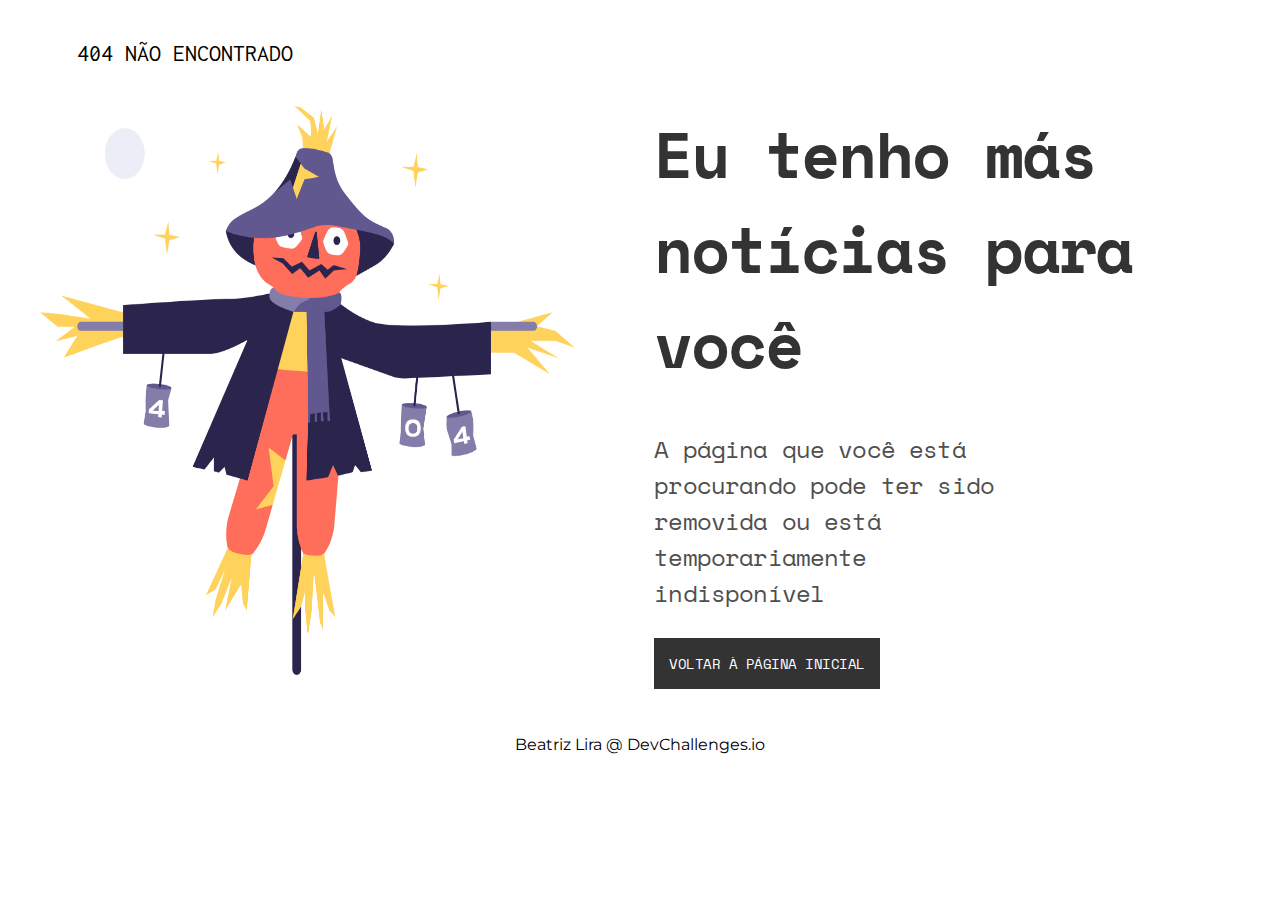
<file: 404pagechallenge/index.html>
<!DOCTYPE html>
<html lang="pt-br">

<head>
    <meta charset="UTF-8">
    <meta name="viewport" content="width=device-width, initial-scale=1.0">
    <title>404 Não Encontrado</title>
    <link rel="preconnect" href="https://fonts.gstatic.com">
    <link
        href="https://fonts.googleapis.com/css2?family=Inconsolata:wght@700&family=Space+Mono:wght@400;700&display=swap"
        rel="stylesheet">
    <link rel="preconnect" href="https://fonts.gstatic.com">
    <link href="https://fonts.googleapis.com/css2?family=Montserrat:wght@600&display=swap" rel="stylesheet">

    <link rel="stylesheet" href="style.css">
</head>

<body>
    <header>
        <p>404 não encontrado</p>
    </header>

    <div class="container">
        <img src="./img/Scarecrow.png" alt="Espantalho">
        <div class="infos">
            <h1>Eu tenho más notícias para você</h1>

            <p>
                A página que você está procurando pode ter sido removida ou está temporariamente indisponível
            </p>

            <a href="#">Voltar à página inicial
            </a>
        </div>
    </div>

    <footer>
        <p>Beatriz Lira @ DevChallenges.io</p>
    </footer>
</body>

</html>
</file>
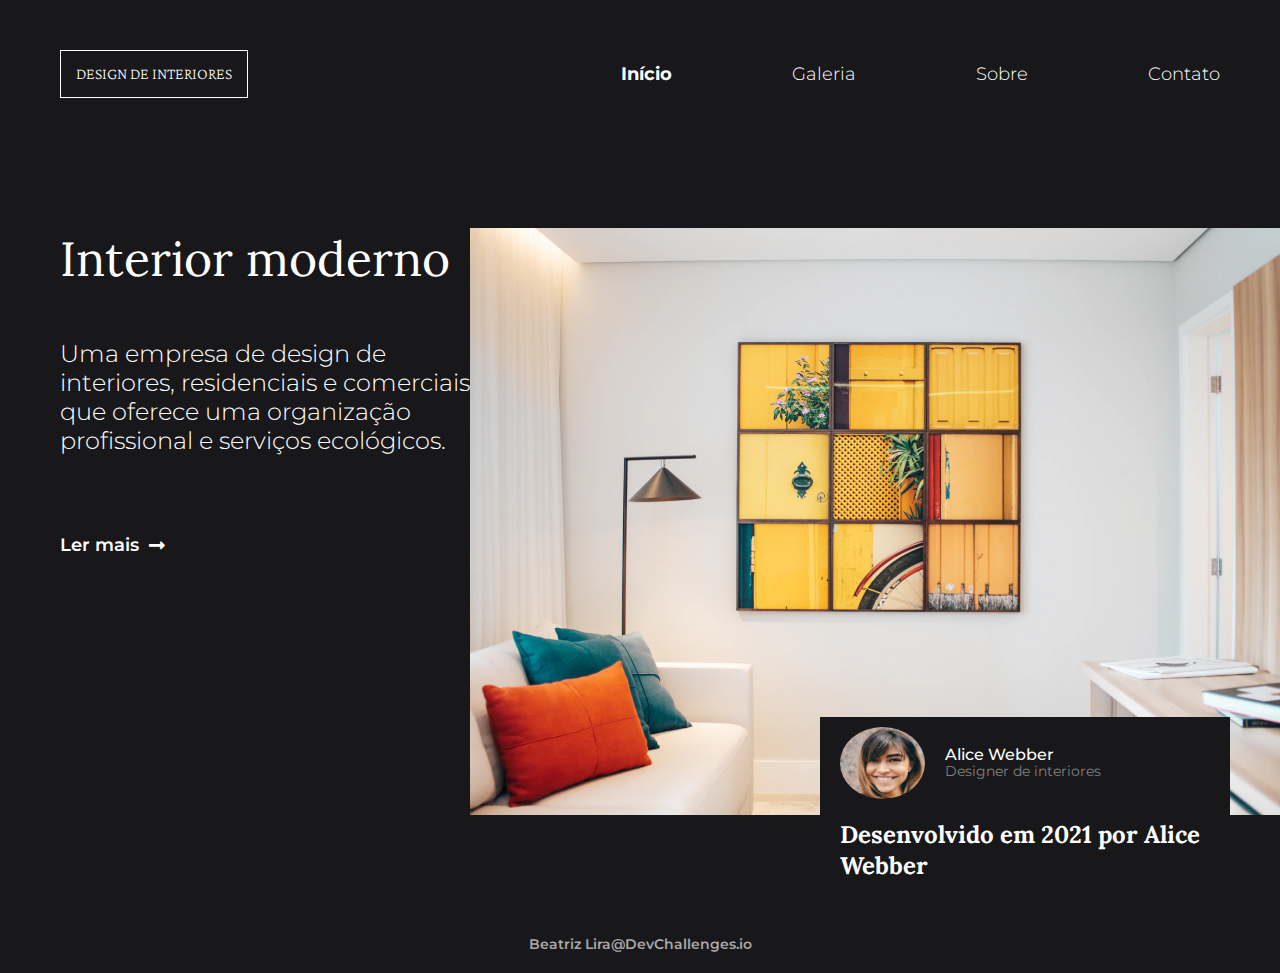
<file: interiorconsultant/index.html>
<!DOCTYPE html>
<html lang="pt-br">

<head>
    <meta charset="UTF-8">
    <meta name="viewport" content="width=device-width, initial-scale=1.0">
    <title>Interior Design</title>

    <link rel="preconnect" href="https://fonts.gstatic.com">
    <link
        href="https://fonts.googleapis.com/css2?family=Crimson+Pro:wght@200&family=Lora:wght@400;700&family=Montserrat:wght@300;500;600&display=swap"
        rel="stylesheet">

    <link rel="stylesheet" href="https://cdnjs.cloudflare.com/ajax/libs/font-awesome/5.15.1/css/all.min.css">

    <link rel="stylesheet" href="style.css">
</head>

<body>
    <header>
        <div class="name">
            <p>Design de interiores</p>
        </div>

        <nav class="navbar">
            <ul class="menu-list">
                <div class="icon cancel-btn">
                    <i class="fas fa-times"></i>
                </div>

                <li><a href="#" class="active">Início</a></li>
                <li><a href="#">Galeria</a></li>
                <li><a href="#">Sobre</a></li>
                <li><a href="#">Contato</a></li>
            </ul>

            <div class="icon menu-btn">
                <i class="fas fa-bars"></i>
            </div>
        </nav>
    </header>

    <main>
        <div class="infos">
            <h1>Interior moderno</h1>
            <p>Uma empresa de design de interiores, residenciais e comerciais que oferece uma organização
                profissional e serviços ecológicos.</p>
            <a href="#">Ler mais <i class="fas fa-long-arrow-alt-right"></i></a>
        </div>

        <div class="photo">
            <div class="image">
                <img src="./img/photo1.png" alt="">
            </div>


            <div class="card">
                <div class="profile">
                    <img src="./img/photo2.png" alt="">
                    <div>
                        <span>Alice Webber</span>
                        <p>Designer de interiores</p>
                    </div>
                </div>
                <h3>Desenvolvido em 2021 por Alice Webber</h3>
            </div>
        </div>
    </main>

    <span id="hr">
        <hr>
    </span>
    <footer>
        Beatriz Lira@ <a href=""> DevChallenges.io</a>
    </footer>

    <script src="./script.js"></script>
</body>

</html>
</file>
<file: 404pagechallenge/style.css>
* {
    margin: 0;
    padding: 0;
    font-size: 100%;
    text-decoration: none;
    list-style: none;
    box-sizing: border-box;
}

body {
    font-family: 'Space Mono', monospace;
    display: flex;
    width: 100vw;
    height: 100vh;
    flex-direction: column;
}

header p {
    font-family: 'Inconsolata', monospace;
    font-size: 24px;
    margin: 40px 0 40px 77px;
    text-transform: uppercase;
}

.container {
    display: flex;
    /* align-items: center; */
    justify-content: space-around;
    width: 100%;
    margin-bottom: 60px;
}

.container img {
    width: 535px;
}

.container .infos h1 {
    font-size: 64px;
    line-height: 95px;
    width: 586px;
    letter-spacing: -0.035em;
    font-weight: bold;
    color: #333333;
    margin-bottom: 40px;
}

.container .infos p {
    font-size: 24px;
    line-height: 36px;
    letter-spacing: -0.035em;
    width: 381px;
    color: #4F4F4F;
    margin-bottom: 40px;
}

.container .infos a {
    width: 216px;
    height: 68px;
    background-color: #333333;
    color: #fff;
    font-size: 14px;
    line-height: 20.73px;
    letter-spacing: -0.035em;
    text-transform: uppercase;
    padding: 15px;
}

footer {
    display: flex;
    justify-content: center;
}

footer p {
    font-family: 'Montserrat', sans-serif;
}

/* MOBILE */
@media (max-width: 680px){
    .container {
        flex-direction: column;
        align-items: center;
    }

    .container img {
        width: 286px;
    }

    .container .infos h1 {
        font-size: 48px;
        line-height: 71.09px;
        width: 350px
    }

    .container .infos p {
        font-size: 18px;
        line-height: 26.66px;
        width: 328px;
    }
}
</file>
<file: interiorconsultant/style.css>
* {
    margin: 0;
    padding: 0;
    font-size: 100%;
    box-sizing: border-box;
    list-style: none;
    text-decoration: none;
}

body {
    background-color: #181719;
    color: #fff;
}

header {
    display: flex;
    justify-content: space-between;
    align-items: center;
    margin-top: 20px;
}

header .name {
    border: 1px solid #fff;
    margin: 30px 60px;
}

header .name p {
    font-family: Crimson Pro;
    font-size: 16px;
    font-weight: 200;
    line-height: 16px;
    text-transform: uppercase;
    padding: 15px;
}

header .navbar .icon {
    color: #fff;
    font-size: 30px;
    cursor: pointer;
    display: none;
}

header .navbar .menu-list .cancel-btn{
    position: absolute;
    right: 30px;
    top: 20px;
}

header .navbar ul {
    display: flex;
}

header .navbar ul li {
    padding: 30px 60px;
}

header .navbar ul li a {
    font-size: 18px;
    line-height: 22px;
    color: #fff;
    font-family: 'Montserrat', sans-serif;
    font-weight: 300;
}

header .navbar ul li .active {font-weight: bold;}

main {
    display: flex;
    justify-content: space-between;
    margin: 100px 60px 30px 60px;
}

main .infos h1{
    font-family: Lora;
    font-size: 48px;
    font-weight: normal;
    line-height: 61px;
    margin-bottom: 50px;
}

main .infos p {
    width: 410px;
    height: 145px;
    font-family: Montserrat;
    font-weight: 300;
    font-size: 24px;
    line-height: 29px;
    margin-bottom: 50px;
}

main .infos a {
    font-family: Montserrat;
    font-size: 18px;
    font-weight: 600;
    line-height: 22px;
    color: #fff;
    display: flex;
    align-items: center;
}

main .infos a i {
    padding-left: 10px;
}

main .photo img {
    width: 821.11px;
    height: 586.53px;
}

main .photo .card {
    position: relative;
    width: 410px;
    height: 189px;
    background-color: #181719;
    margin: -102px 0 0 350px;
}

main .photo .card .profile {
    display: flex;
    align-items: center;
}

main .photo .card .profile span {
    font-family: Montserrat;
    font-size: 16px;
    font-weight: 500;
    line-height: 17px;
}

main .photo .card .profile p {
    font-family: Montserrat;
    font-size: 14px;
    font-weight: normal;
    line-height: 15px;
    color: #828282;
}

main .photo .card .profile img {
    width: 85px;
    height: 72px;
    border-radius: 50%;
    margin: 10px 20px;
}

main .photo .card h3 {
    font-family: Lora;
    font-size: 24px;
    font-weight: bold;
    line-height: 31px;
    margin: 10px 20px
}

hr {display: none;}

footer {margin-bottom: 20px;}

footer, footer a {
    display: flex;
    justify-content: center;
    align-items: center;
    color: #A9A9A9;
    font-family: Montserrat;
    font-size: 14px;
    font-weight: 600;
    line-height: 17px;
}

footer a:hover {
    color: #fff;
}

/* MOBILE */
@media (max-width: 900px) {
    body.disabled {overflow: hidden;}

    header .name p {font-size: 14px;} 

    header .navbar .icon {display: block;}

    header .navbar .icon.hide {display: none;}

    header .navbar .menu-btn {
        display: block;
        margin-right: 40px;
    }

    header .navbar .menu-list {
        display: flex;
        flex-direction: column;
        align-items: center;
        position: fixed;
        width: 100%;
        height: 100vh;
        left: -100%;
        transition: all .3s ease;
        background-color: #181719;
    }

    header .navbar.show .menu-list {
        left: 0%; 
        z-index: 1;
    }

    header .navbar .menu-list li{margin-top: 30px}
      
    header .navbar .menu-list li a{
        font-size: 23px;
        margin-left: -100%;
        transition: 0.6s cubic-bezier(0.68, -0.55, 0.265, 1.55);
    }

    header .navbar.show .menu-list li a{
        margin-left: 0px;
    }

   main {
        flex-direction: column;
        margin-top: 50px;
    }

   main .infos h1 {
       font-size: 36px;
       line-height: 46px;
   }

   main .infos p {
       width: 250px;
       height: 85px;
       font-size: 16px;
       line-height: 17px;
   }

   main .infos a {
       font-size: 14px;
       line-height: 17px;
        margin-bottom: 30px;
   }

   main .photo .image img {
       display: none;
   }

   main .photo .image {
       background: url(./img/photo1.png);
       background-size: contain;
       width: auto;
       height: 279.34px;
   }

   main .photo .card {
       width: 250px;
       height: 138px;
       margin: -50px 0 0 50px;
       box-shadow: 0px 4px 4px rgba(0, 0, 0, 0.25);
   }

   main .photo .card .profile span {
       font-size: 14px;
       line-height: 15px;
   }

   main .photo .card .profile p {
       font-size: 12px;
       line-height: 12px;
   }

   main .photo .card .profile img {
       width: 62.2px;
       height: 52.68px;
   }

    main .photo .card h3 {
        font-size: 16px;
        line-height: 23px;
    }

    #hr {
        display: flex;
        justify-content: center;
        margin: 30px 0;
    }

    hr {
        display: block;
        width: 261px;
        border: 1px solid #A9A9A9;
    }
}
</file>
